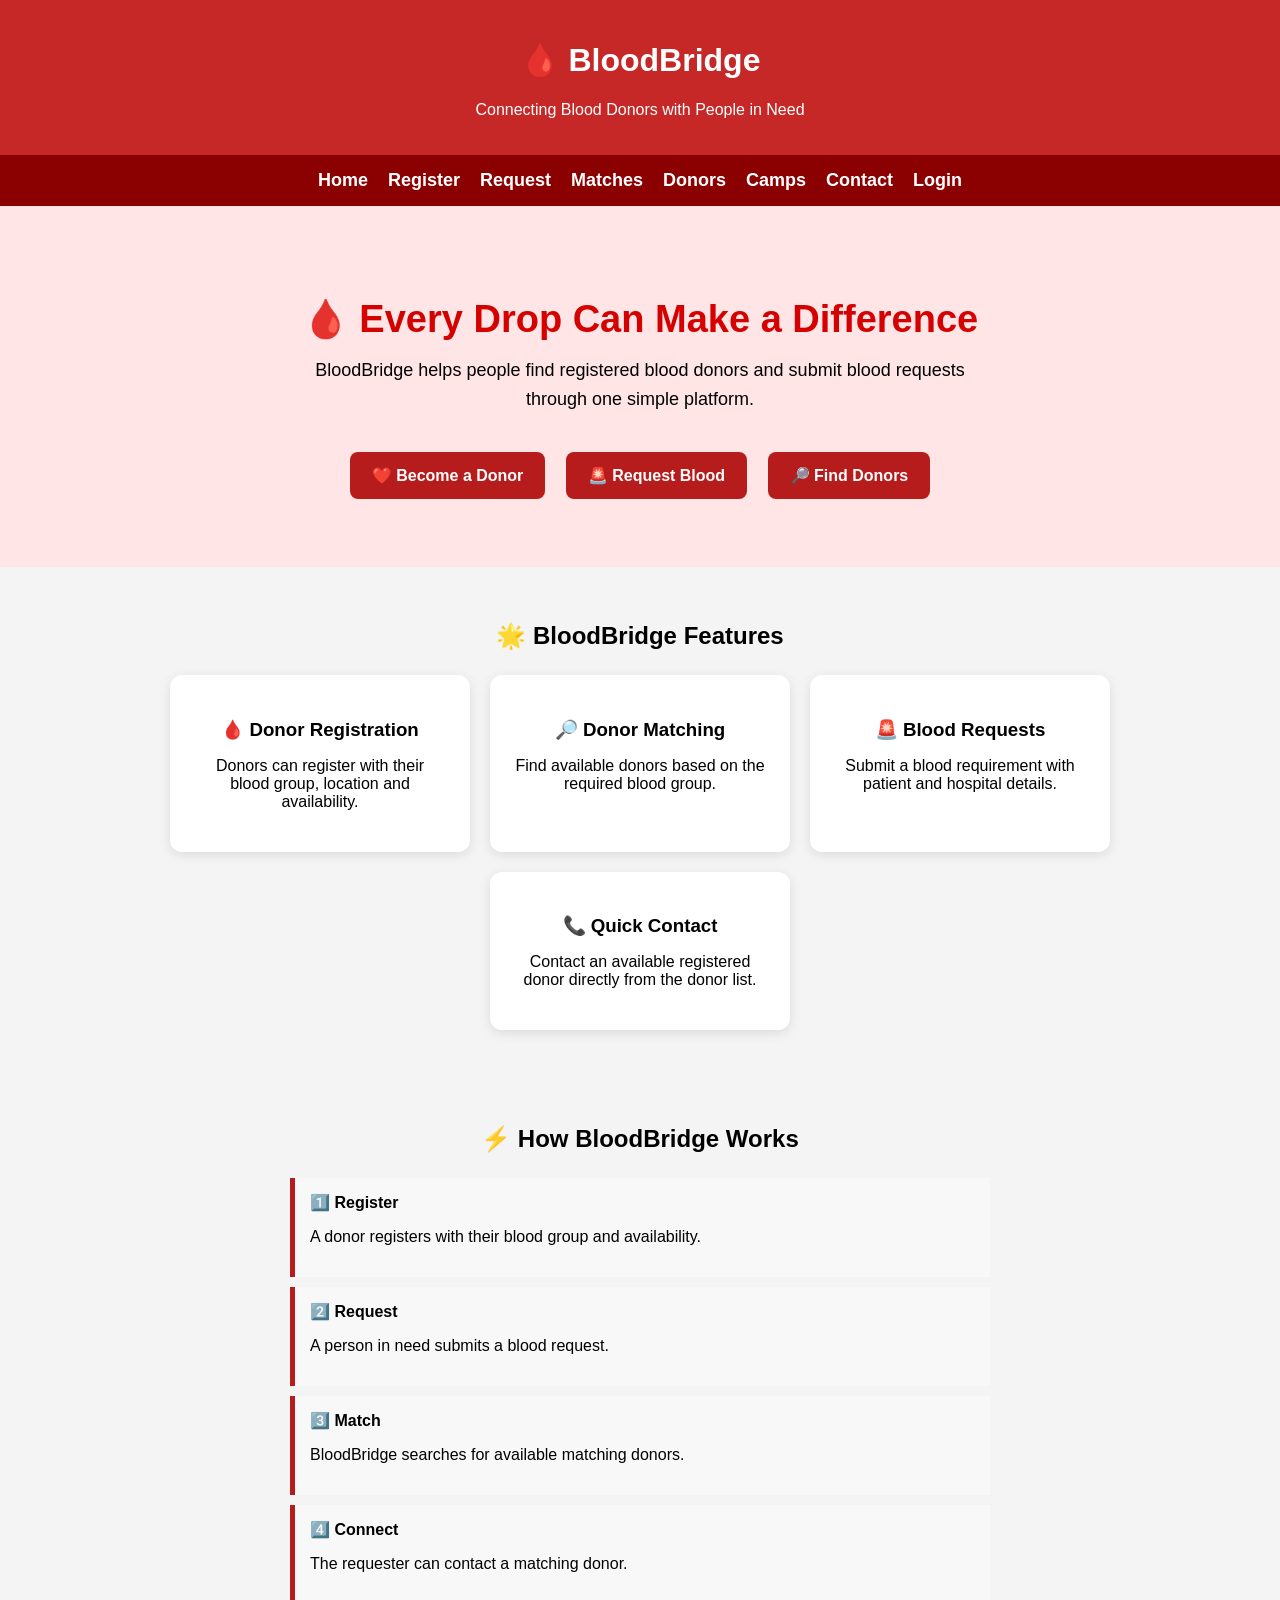
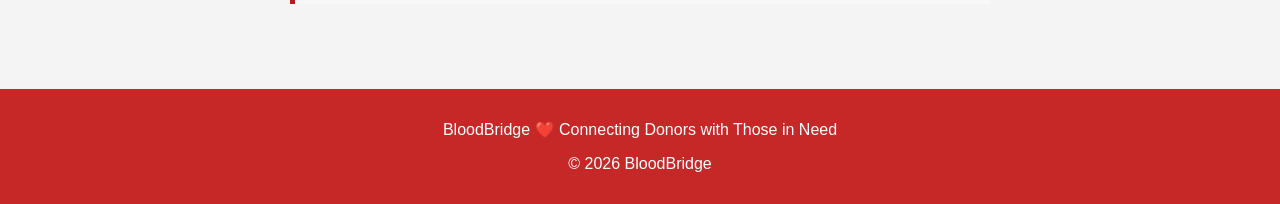
<file: index.html>
<!DOCTYPE html>
<html lang="en">

<head>

    <meta charset="UTF-8">

    <meta
        name="viewport"
        content="width=device-width, initial-scale=1.0"
    >

    <title>BloodBridge - Home</title>

    <link
        rel="stylesheet"
        href="style.css"
    >

    <link
        rel="manifest"
        href="manifest.json"
    >

    <meta
        name="theme-color"
        content="#b71c1c"
    >

    <style>

        .hero {
            text-align: center;
            padding: 60px 20px;
        }

        .hero h2 {
            font-size: 38px;
            margin-bottom: 15px;
        }

        .hero p {
            font-size: 18px;
            max-width: 650px;
            margin: auto;
            line-height: 1.6;
        }

        .hero-buttons {
            margin-top: 30px;
        }

        .hero-buttons a {
            display: inline-block;
            margin: 8px;
            padding: 14px 22px;
            background: #b71c1c;
            color: white;
            text-decoration: none;
            border-radius: 8px;
            font-weight: bold;
        }

        .hero-buttons a:hover {
            opacity: 0.85;
        }

        .features {
            padding: 35px 20px;
            text-align: center;
        }

        .feature-container {
            display: flex;
            flex-wrap: wrap;
            justify-content: center;
            gap: 20px;
            margin-top: 25px;
        }

        .feature-card {
            width: 250px;
            padding: 25px;
            background: white;
            border-radius: 12px;
            box-shadow: 0 3px 12px rgba(0,0,0,0.1);
        }

        .feature-card h3 {
            margin-bottom: 10px;
        }

        .how-it-works {
            text-align: center;
            padding: 40px 20px;
        }

        .steps {
            max-width: 700px;
            margin: 25px auto;
            text-align: left;
        }

        .step {
            padding: 15px;
            margin: 10px 0;
            border-left: 5px solid #b71c1c;
            background: #f8f8f8;
        }

    </style>

</head>


<body>


<header>

    <h1>🩸 BloodBridge</h1>

    <p>
        Connecting Blood Donors with People in Need
    </p>

</header>


<nav>

    <a href="index.html">Home</a>

    <a href="register.html">Register</a>

    <a href="request.html">Request</a>

    <a href="matches.html">Matches</a>

    <a href="donors.html">Donors</a>

    <a href="camp.html">Camps</a>

    <a href="contact.html">Contact</a>

    <a href="login.html">Login</a>

</nav>



<!-- HERO -->

<section class="hero">

    <h2>
        🩸 Every Drop Can Make a Difference
    </h2>

    <p>
        BloodBridge helps people find registered blood
        donors and submit blood requests through one
        simple platform.
    </p>


    <div class="hero-buttons">

        <a href="register.html">
            ❤️ Become a Donor
        </a>

        <a href="request.html">
            🚨 Request Blood
        </a>

        <a href="matches.html">
            🔎 Find Donors
        </a>

    </div>

</section>



<!-- FEATURES -->

<section class="features">

    <h2>
        🌟 BloodBridge Features
    </h2>


    <div class="feature-container">


        <div class="feature-card">

            <h3>
                🩸 Donor Registration
            </h3>

            <p>
                Donors can register with their blood
                group, location and availability.
            </p>

        </div>



        <div class="feature-card">

            <h3>
                🔎 Donor Matching
            </h3>

            <p>
                Find available donors based on
                the required blood group.
            </p>

        </div>



        <div class="feature-card">

            <h3>
                🚨 Blood Requests
            </h3>

            <p>
                Submit a blood requirement with
                patient and hospital details.
            </p>

        </div>



        <div class="feature-card">

            <h3>
                📞 Quick Contact
            </h3>

            <p>
                Contact an available registered donor
                directly from the donor list.
            </p>

        </div>


    </div>

</section>



<!-- HOW IT WORKS -->

<section class="how-it-works">

    <h2>
        ⚡ How BloodBridge Works
    </h2>


    <div class="steps">


        <div class="step">

            <strong>
                1️⃣ Register
            </strong>

            <p>
                A donor registers with their blood
                group and availability.
            </p>

        </div>



        <div class="step">

            <strong>
                2️⃣ Request
            </strong>

            <p>
                A person in need submits a blood
                request.
            </p>

        </div>



        <div class="step">

            <strong>
                3️⃣ Match
            </strong>

            <p>
                BloodBridge searches for available
                matching donors.
            </p>

        </div>



        <div class="step">

            <strong>
                4️⃣ Connect
            </strong>

            <p>
                The requester can contact a matching
                donor.
            </p>

        </div>


    </div>

</section>



<footer>

    <p>
        BloodBridge ❤️ Connecting Donors with Those in Need
    </p>

    <p>
        © 2026 BloodBridge
    </p>

</footer>



<script>

if ("serviceWorker" in navigator) {

    navigator.serviceWorker.register(
        "service-worker.js"
    );

}

</script>


</body>

</html>
</file>
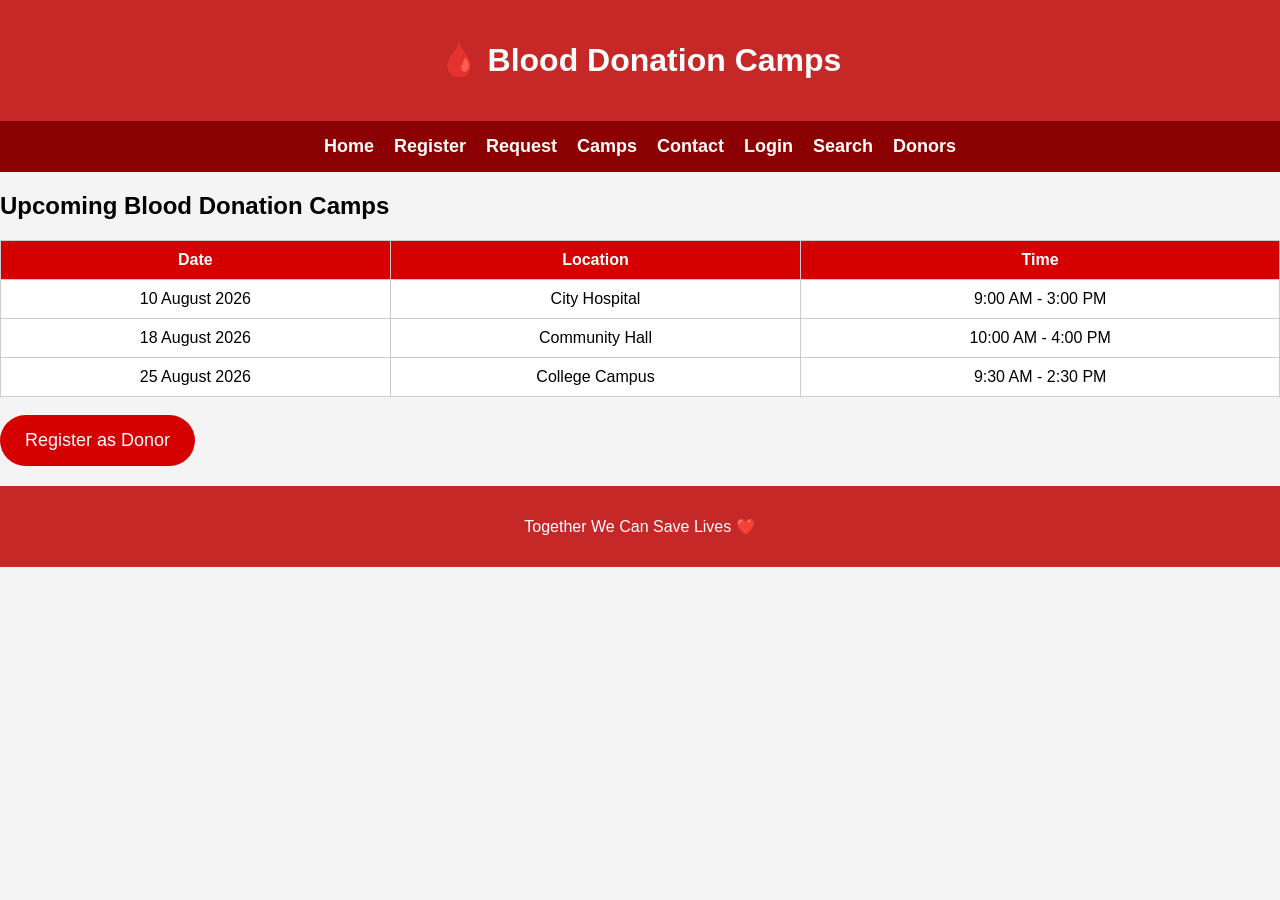
<file: camp.html>
<!DOCTYPE html>
<html>
<head>
<title>Blood Donation Camps</title>
<link rel="stylesheet" href="style.css">
</head>

<body>

<header>
<h1>🩸 Blood Donation Camps</h1>
</header>

<nav>
<a href="index.html">Home</a>
<a href="register.html">Register</a>
<a href="request.html">Request</a>
<a href="camp.html">Camps</a>
<a href="contact.html">Contact</a>
<a href="login.html">Login</a>
<a href="search.html">Search</a>
<a href="donors.html">Donors</a>
</nav>

<section>

<h2>Upcoming Blood Donation Camps</h2>

<table border="1" width="100%" cellpadding="10">
<tr>
<th>Date</th>
<th>Location</th>
<th>Time</th>
</tr>

<tr>
<td>10 August 2026</td>
<td>City Hospital</td>
<td>9:00 AM - 3:00 PM</td>
</tr>

<tr>
<td>18 August 2026</td>
<td>Community Hall</td>
<td>10:00 AM - 4:00 PM</td>
</tr>

<tr>
<td>25 August 2026</td>
<td>College Campus</td>
<td>9:30 AM - 2:30 PM</td>
</tr>

</table>

<br>

<a href="register.html">
<button>Register as Donor</button>
</a>

</section>

<footer>
<p>Together We Can Save Lives ❤️</p>
</footer>

</body>
</html>
</file>
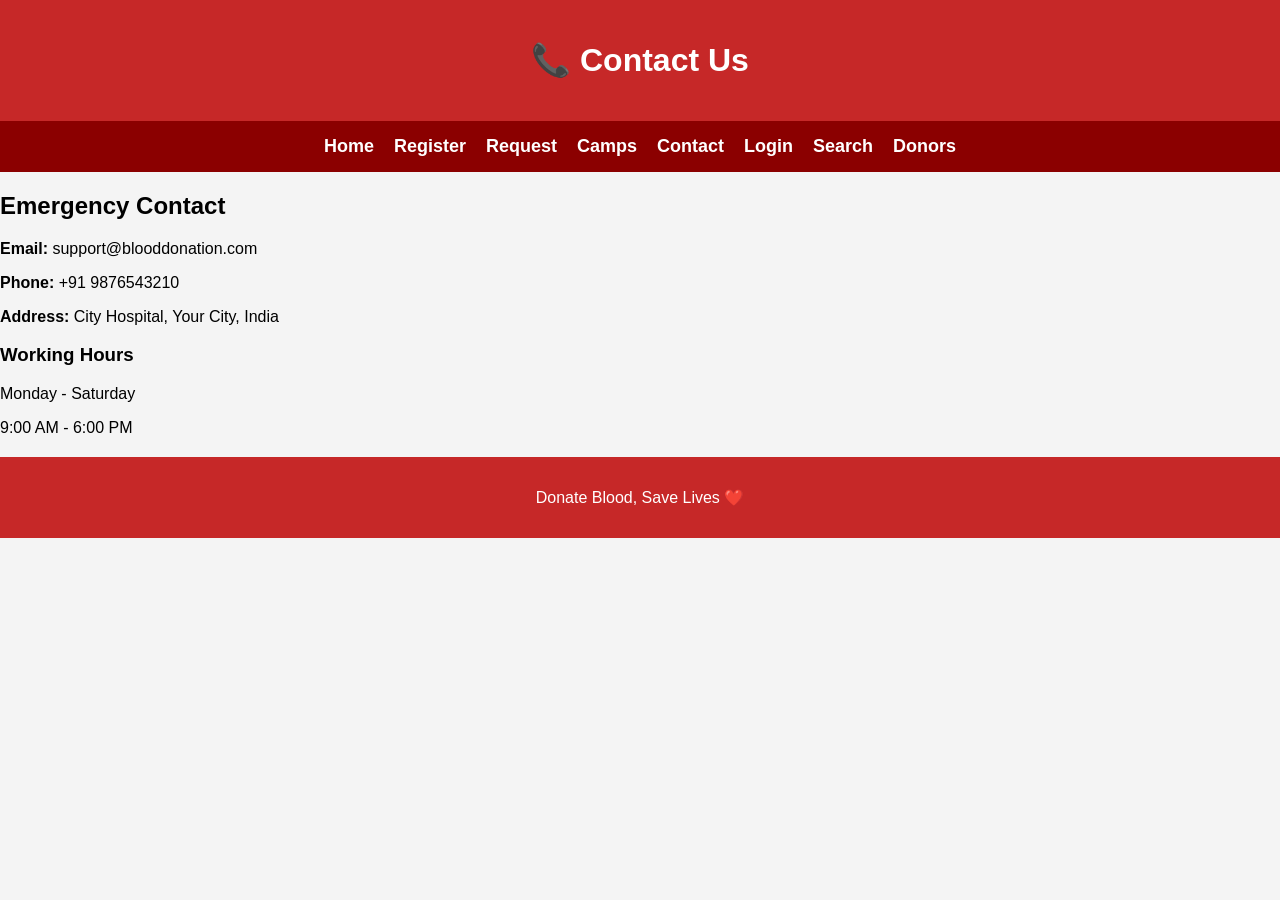
<file: contact.html>
<!DOCTYPE html>
<html>
<head>
<title>Contact Us</title>
<link rel="stylesheet" href="style.css">
</head>

<body>

<header>
<h1>📞 Contact Us</h1>
</header>

<nav>
<a href="index.html">Home</a>
<a href="register.html">Register</a>
<a href="request.html">Request</a>
<a href="camp.html">Camps</a>
<a href="contact.html">Contact</a>
<a href="login.html">Login</a>
<a href="search.html">Search</a>
<a href="donors.html">Donors</a>
</nav>

<section>

<h2>Emergency Contact</h2>

<p><strong>Email:</strong> support@blooddonation.com</p>

<p><strong>Phone:</strong> +91 9876543210</p>

<p><strong>Address:</strong> City Hospital, Your City, India</p>

<h3>Working Hours</h3>

<p>Monday - Saturday</p>

<p>9:00 AM - 6:00 PM</p>

</section>

<footer>
<p>Donate Blood, Save Lives ❤️</p>
</footer>

</body>
</html>
</file>
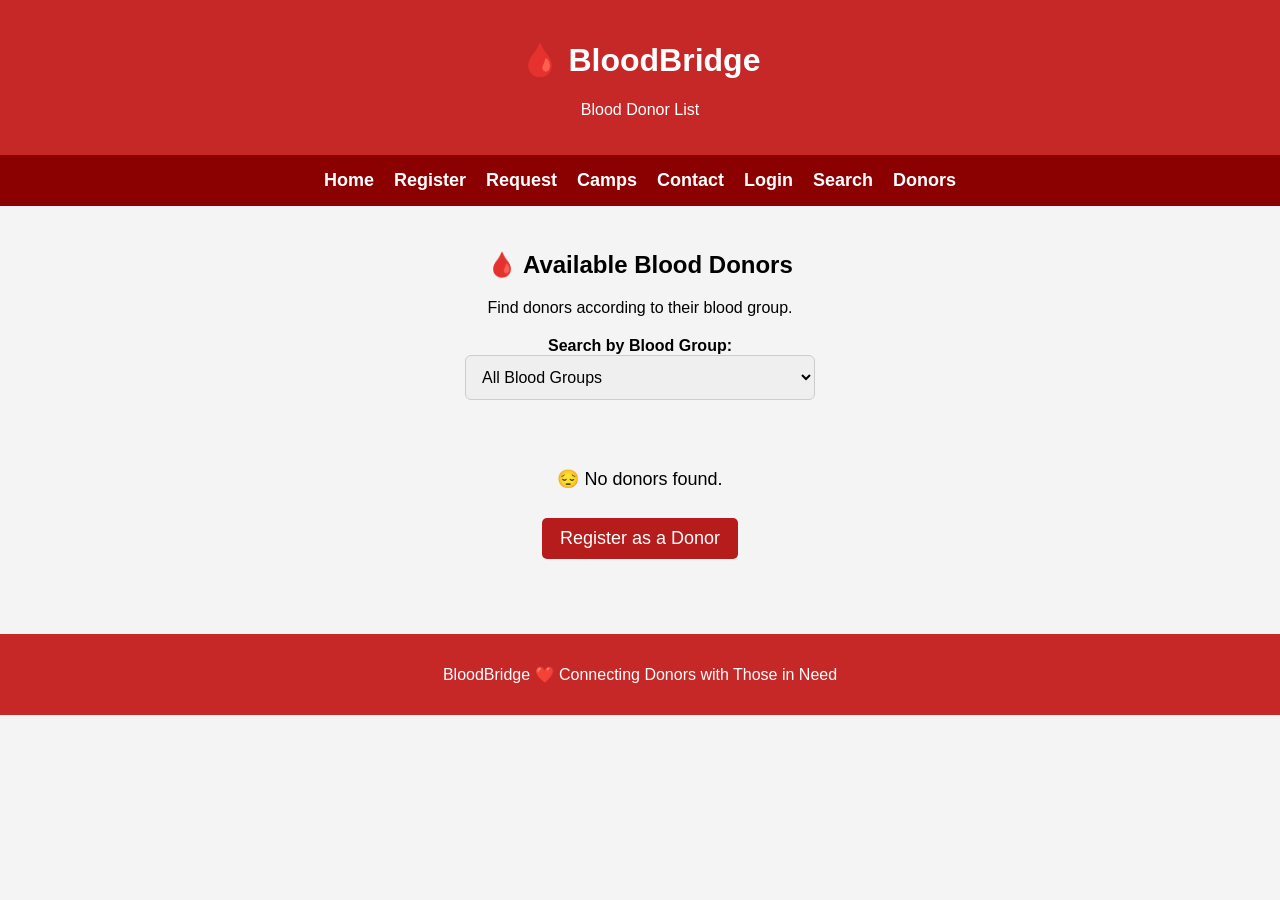
<file: donors.html>
<!DOCTYPE html>
<html lang="en">

<head>
    <meta charset="UTF-8">
    <meta name="viewport" content="width=device-width, initial-scale=1.0">

    <title>BloodBridge - Donor List</title>

    <link rel="stylesheet" href="style.css">

    <link rel="manifest" href="manifest.json">
    <meta name="theme-color" content="#b71c1c">

    <style>
        .donor-section {
            padding: 25px 15px;
            text-align: center;
        }

        .filter-box {
            margin: 20px auto;
            max-width: 350px;
        }

        .filter-box select {
            width: 100%;
            padding: 12px;
            border-radius: 6px;
            border: 1px solid #ccc;
            font-size: 16px;
        }

        .table-container {
            width: 100%;
            overflow-x: auto;
            margin-top: 25px;
        }

        .donor-table {
            width: 100%;
            border-collapse: collapse;
            min-width: 750px;
            background: white;
        }

        .donor-table th,
        .donor-table td {
            padding: 14px;
            border: 1px solid #ddd;
            text-align: center;
        }

        .donor-table th {
            background: #b71c1c;
            color: white;
        }

        .donor-table tr:nth-child(even) {
            background: #f8f8f8;
        }

        .blood-group {
            font-weight: bold;
            font-size: 18px;
        }

        .available {
            color: green;
            font-weight: bold;
        }

        .not-available {
            color: red;
            font-weight: bold;
        }

        .contact-btn {
            background: #b71c1c;
            color: white;
            border: none;
            padding: 9px 15px;
            border-radius: 5px;
            cursor: pointer;
        }

        .contact-btn:hover {
            opacity: 0.85;
        }

        .no-donors {
            padding: 30px;
            font-size: 18px;
        }

        .register-link {
            display: inline-block;
            margin-top: 10px;
            padding: 10px 18px;
            background: #b71c1c;
            color: white;
            text-decoration: none;
            border-radius: 5px;
        }
    </style>
</head>

<body>

<header>
    <h1>🩸 BloodBridge</h1>
    <p>Blood Donor List</p>
</header>

<nav>
    <a href="index.html">Home</a>
    <a href="register.html">Register</a>
    <a href="request.html">Request</a>
    <a href="camp.html">Camps</a>
    <a href="contact.html">Contact</a>
    <a href="login.html">Login</a>
    <a href="search.html">Search</a>
    <a href="donors.html">Donors</a>
</nav>


<section class="donor-section">

    <h2>🩸 Available Blood Donors</h2>

    <p>
        Find donors according to their blood group.
    </p>


    <!-- Blood Group Filter -->

    <div class="filter-box">

        <label for="bloodFilter">
            <strong>Search by Blood Group:</strong>
        </label>

        <select id="bloodFilter">

            <option value="all">
                All Blood Groups
            </option>

            <option value="A+">A+</option>
            <option value="A-">A-</option>

            <option value="B+">B+</option>
            <option value="B-">B-</option>

            <option value="AB+">AB+</option>
            <option value="AB-">AB-</option>

            <option value="O+">O+</option>
            <option value="O-">O-</option>

        </select>

    </div>


    <!-- Donor Table -->

    <div class="table-container">

        <table class="donor-table">

            <thead>

                <tr>
                    <th>No.</th>
                    <th>Donor Name</th>
                    <th>Blood Group</th>
                    <th>Location</th>
                    <th>Phone</th>
                    <th>Availability</th>
                    <th>Contact</th>
                </tr>

            </thead>

            <tbody id="donorTableBody">
            </tbody>

        </table>

    </div>


    <!-- No Donors -->

    <div id="noDonors" class="no-donors" style="display:none;">

        <p>😔 No donors found.</p>

        <a href="register.html" class="register-link">
            Register as a Donor
        </a>

    </div>

</section>


<footer>

    <p>
        BloodBridge ❤️ Connecting Donors with Those in Need
    </p>

</footer>


<script>

const tableBody =
    document.getElementById("donorTableBody");

const noDonors =
    document.getElementById("noDonors");

const bloodFilter =
    document.getElementById("bloodFilter");

const tableContainer =
    document.querySelector(".table-container");


// Get donors

function getDonors() {

    return JSON.parse(
        localStorage.getItem("bloodBridgeDonors")
    ) || [];

}


// Display donors

function displayDonors(filter = "all") {

    tableBody.innerHTML = "";

    const donors = getDonors();

    let filteredDonors = donors;


    // Filter by blood group

    if (filter !== "all") {

        filteredDonors = donors.filter(
            donor => donor.bloodGroup === filter
        );

    }


    // No donors

    if (filteredDonors.length === 0) {

        tableContainer.style.display = "none";

        noDonors.style.display = "block";

        return;

    }


    tableContainer.style.display = "block";

    noDonors.style.display = "none";


    // Create donor rows

    filteredDonors.forEach((donor, index) => {

        const row =
            document.createElement("tr");


        // Availability style

        let availabilityHTML;


        if (donor.availability === "Available") {

            availabilityHTML = `
                <span class="available">
                    🟢 Available
                </span>
            `;

        } else {

            availabilityHTML = `
                <span class="not-available">
                    🔴 Not Available
                </span>
            `;

        }


        row.innerHTML = `

            <td>
                ${index + 1}
            </td>

            <td>
                <strong>
                    ${donor.name}
                </strong>
            </td>

            <td class="blood-group">
                🩸 ${donor.bloodGroup}
            </td>

            <td>
                ${donor.location || "Not provided"}
            </td>

            <td>
                ${donor.phone}
            </td>

            <td>
                ${availabilityHTML}
            </td>

            <td>

                ${
                    donor.availability === "Available"

                    ? `
                        <button
                            class="contact-btn"
                            onclick="contactDonor('${donor.phone}')"
                        >
                            📞 Contact
                        </button>
                    `

                    : `
                        <span>
                            —
                        </span>
                    `
                }

            </td>

        `;


        tableBody.appendChild(row);

    });

}


// Contact donor

function contactDonor(phone) {

    window.location.href =
        "tel:" + phone;

}


// Filter

bloodFilter.addEventListener(
    "change",
    function() {

        displayDonors(this.value);

    }
);


// Load donors

displayDonors();


// Service worker

if ("serviceWorker" in navigator) {

    navigator.serviceWorker.register(
        "service-worker.js"
    );

}

</script>

</body>
</html>
</file>
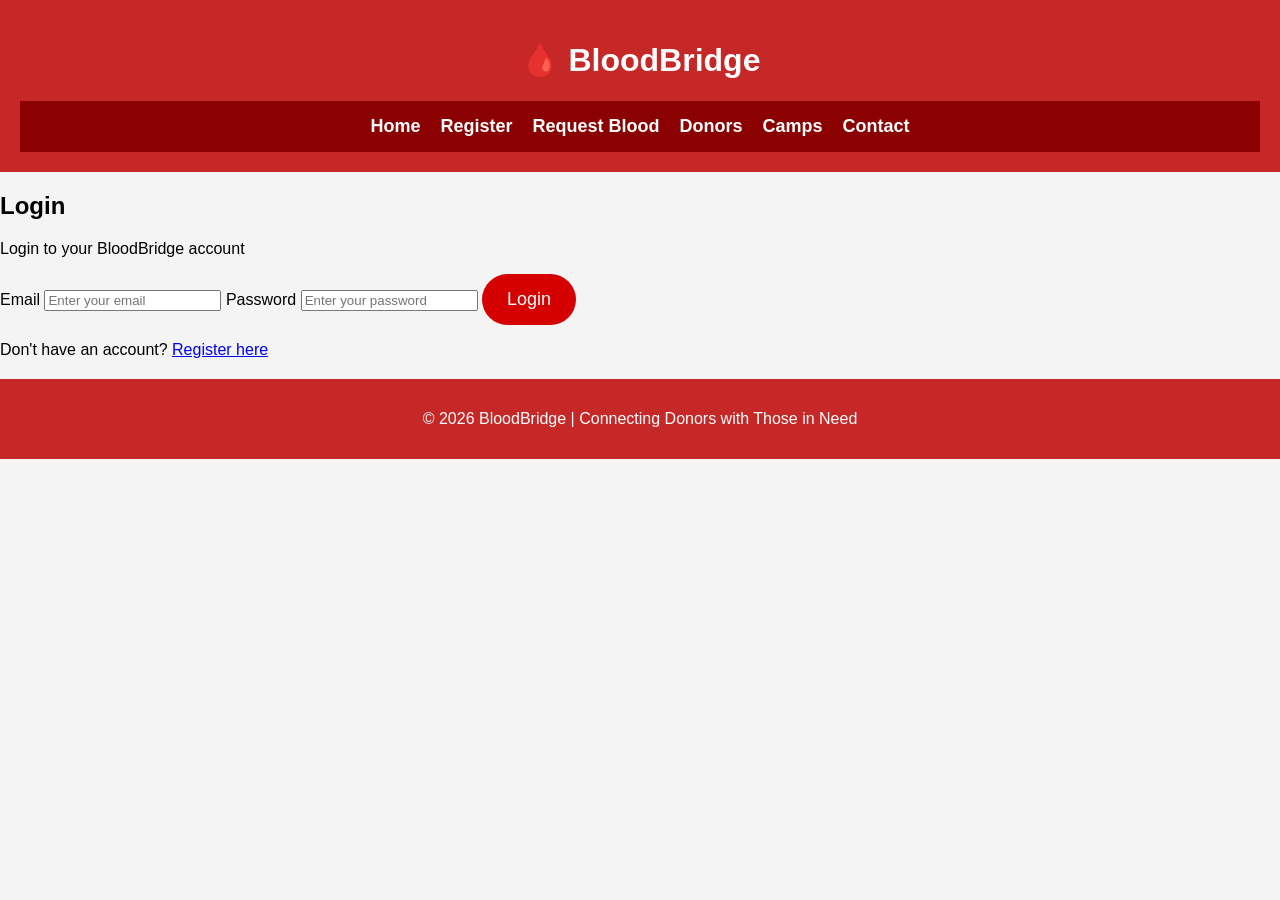
<file: login.html>
<!DOCTYPE html>
<html lang="en">
<head>
    <meta charset="UTF-8">
    <meta name="viewport" content="width=device-width, initial-scale=1.0">

    <title>BloodBridge - Login</title>

    <link rel="stylesheet" href="style.css">
    <link rel="manifest" href="manifest.json">
    <meta name="theme-color" content="#b71c1c">
</head>

<body>

    <header>
        <h1>🩸 BloodBridge</h1>

        <nav>
            <a href="index.html">Home</a>
            <a href="register.html">Register</a>
            <a href="request.html">Request Blood</a>
            <a href="donors.html">Donors</a>
            <a href="camp.html">Camps</a>
            <a href="contact.html">Contact</a>
        </nav>
    </header>

    <main>
        <section class="form-container">

            <h2>Login</h2>
            <p>Login to your BloodBridge account</p>

            <form id="loginForm">

                <label for="loginEmail">Email</label>
                <input
                    type="email"
                    id="loginEmail"
                    placeholder="Enter your email"
                    required
                >

                <label for="loginPassword">Password</label>
                <input
                    type="password"
                    id="loginPassword"
                    placeholder="Enter your password"
                    required
                >

                <button type="submit">Login</button>

            </form>

            <p>
                Don't have an account?
                <a href="register.html">Register here</a>
            </p>

        </section>
    </main>

    <footer>
        <p>© 2026 BloodBridge | Connecting Donors with Those in Need</p>
    </footer>

    <script>
        document.getElementById("loginForm").addEventListener("submit", function(event) {
            event.preventDefault();

            const email = document.getElementById("loginEmail").value.trim();
            const password = document.getElementById("loginPassword").value;

            const savedUserText = localStorage.getItem("bloodBridgeUser");

            if (!savedUserText) {
                alert("Please register first.");
                return;
            }

            const savedUser = JSON.parse(savedUserText);

            if (
                email === savedUser.email &&
                password === savedUser.password
            ) {
                localStorage.setItem("bloodBridgeLoggedIn", "true");

                alert("Login successful! Welcome to BloodBridge.");

                window.location.href = "index.html";
            } else {
                alert("Incorrect email or password.");
            }
        });

        // Register service worker
        if ("serviceWorker" in navigator) {
            navigator.serviceWorker.register("service-worker.js");
        }
    </script>

</body>
</html>
</file>
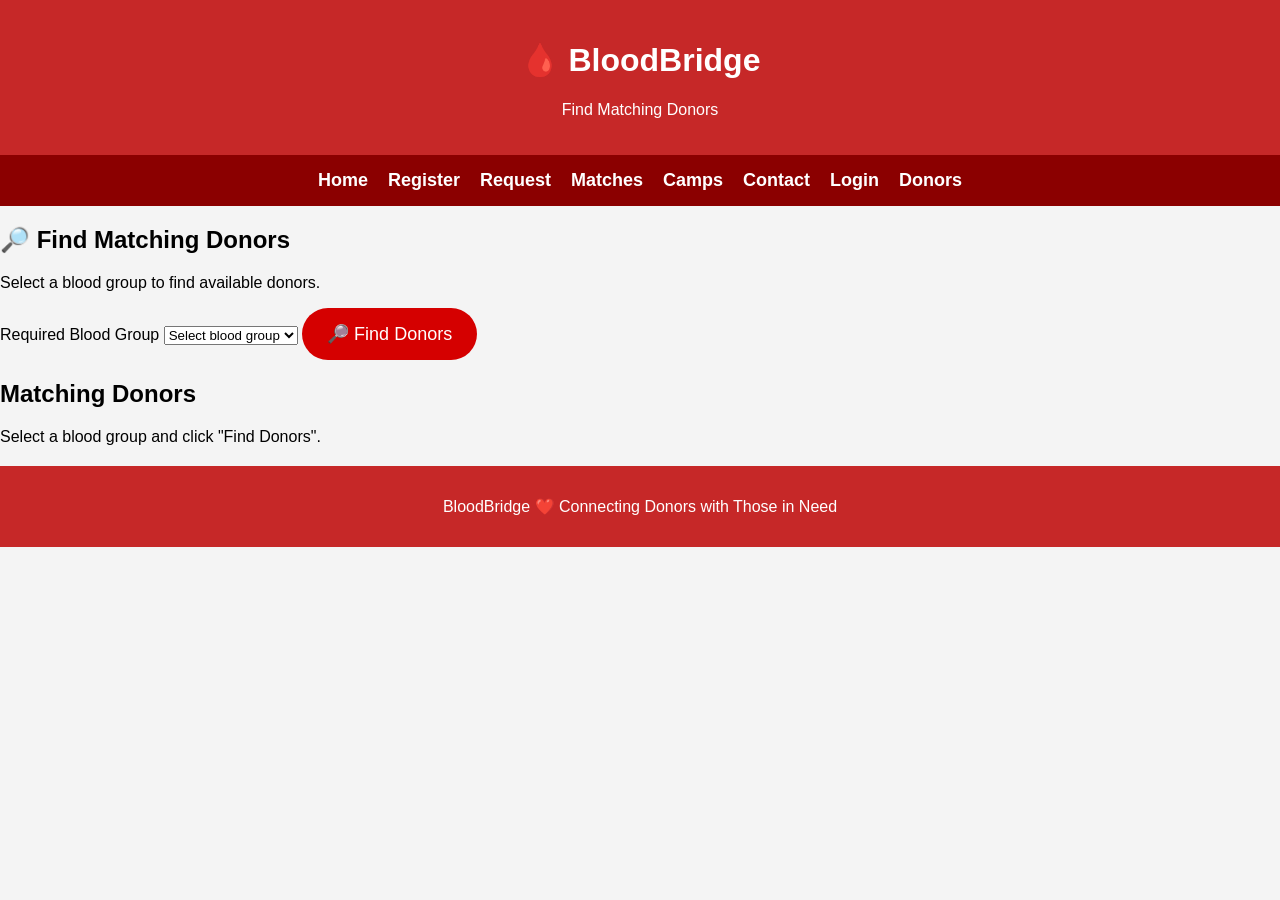
<file: matches.html>
<!DOCTYPE html>
<html lang="en">

<head>
    <meta charset="UTF-8">
    <meta name="viewport" content="width=device-width, initial-scale=1.0">

    <title>BloodBridge - Donor Matching</title>

    <link rel="stylesheet" href="style.css">

    <link rel="manifest" href="manifest.json">
    <meta name="theme-color" content="#b71c1c">
</head>

<body>

<header>
    <h1>🩸 BloodBridge</h1>
    <p>Find Matching Donors</p>
</header>

<nav>
    <a href="index.html">Home</a>
    <a href="register.html">Register</a>
    <a href="request.html">Request</a>
    <a href="matches.html">Matches</a>
    <a href="camp.html">Camps</a>
    <a href="contact.html">Contact</a>
    <a href="login.html">Login</a>
    <a href="donors.html">Donors</a>
</nav>

<section>

    <h2>🔎 Find Matching Donors</h2>

    <p>
        Select a blood group to find available donors.
    </p>

    <label for="bloodGroup">
        Required Blood Group
    </label>

    <select id="bloodGroup">

        <option value="">
            Select blood group
        </option>

        <option value="A+">A+</option>
        <option value="A-">A-</option>

        <option value="B+">B+</option>
        <option value="B-">B-</option>

        <option value="AB+">AB+</option>
        <option value="AB-">AB-</option>

        <option value="O+">O+</option>
        <option value="O-">O-</option>

    </select>

    <button onclick="findDonors()">
        🔎 Find Donors
    </button>

</section>


<section id="results">

    <h2>Matching Donors</h2>

    <div id="donorResults">
        <p>
            Select a blood group and click "Find Donors".
        </p>
    </div>

</section>


<footer>

    <p>
        BloodBridge ❤️ Connecting Donors with Those in Need
    </p>

</footer>


<script>

function findDonors() {

    const bloodGroup =
        document.getElementById("bloodGroup").value;

    const result =
        document.getElementById("donorResults");


    // Check selection

    if (bloodGroup === "") {

        result.innerHTML =
            "<p>⚠️ Please select a blood group.</p>";

        return;
    }


    // Get donors

    const donors =
        JSON.parse(
            localStorage.getItem(
                "bloodBridgeDonors"
            )
        ) || [];


    // Find matching available donors

    const matchingDonors =
        donors.filter(function(donor) {

            return (
                donor.bloodGroup === bloodGroup &&
                donor.availability === "Available"
            );

        });


    // No matching donors

    if (matchingDonors.length === 0) {

        result.innerHTML = `

            <div>

                <h3>😔 No matching donors found</h3>

                <p>
                    No available ${bloodGroup} donors
                    are currently registered.
                </p>

            </div>

        `;

        return;
    }


    // Display matching donors

    result.innerHTML = `

        <h3>
            🩸 ${matchingDonors.length}
            matching donor(s) found
        </h3>

    `;


    matchingDonors.forEach(function(donor, index) {

        const card =
            document.createElement("div");


        card.style.border =
            "1px solid #ddd";

        card.style.padding =
            "15px";

        card.style.margin =
            "15px 0";

        card.style.borderRadius =
            "10px";


        card.innerHTML = `

            <h3>
                ${index + 1}. ${donor.name}
            </h3>

            <p>
                🩸 <strong>
                Blood Group:
                </strong>
                ${donor.bloodGroup}
            </p>

            <p>
                📍 <strong>
                Location:
                </strong>
                ${donor.location || "Not provided"}
            </p>

            <p>
                🟢 <strong>
                Availability:
                </strong>
                Available
            </p>

            <button
                onclick="contactDonor('${donor.phone}')"
            >
                📞 Contact Donor
            </button>

        `;


        result.appendChild(card);

    });

}


// Contact donor

function contactDonor(phone) {

    window.location.href =
        "tel:" + phone;

}


// Service worker

if ("serviceWorker" in navigator) {

    navigator.serviceWorker.register(
        "service-worker.js"
    );

}

</script>

</body>
</html>
</file>
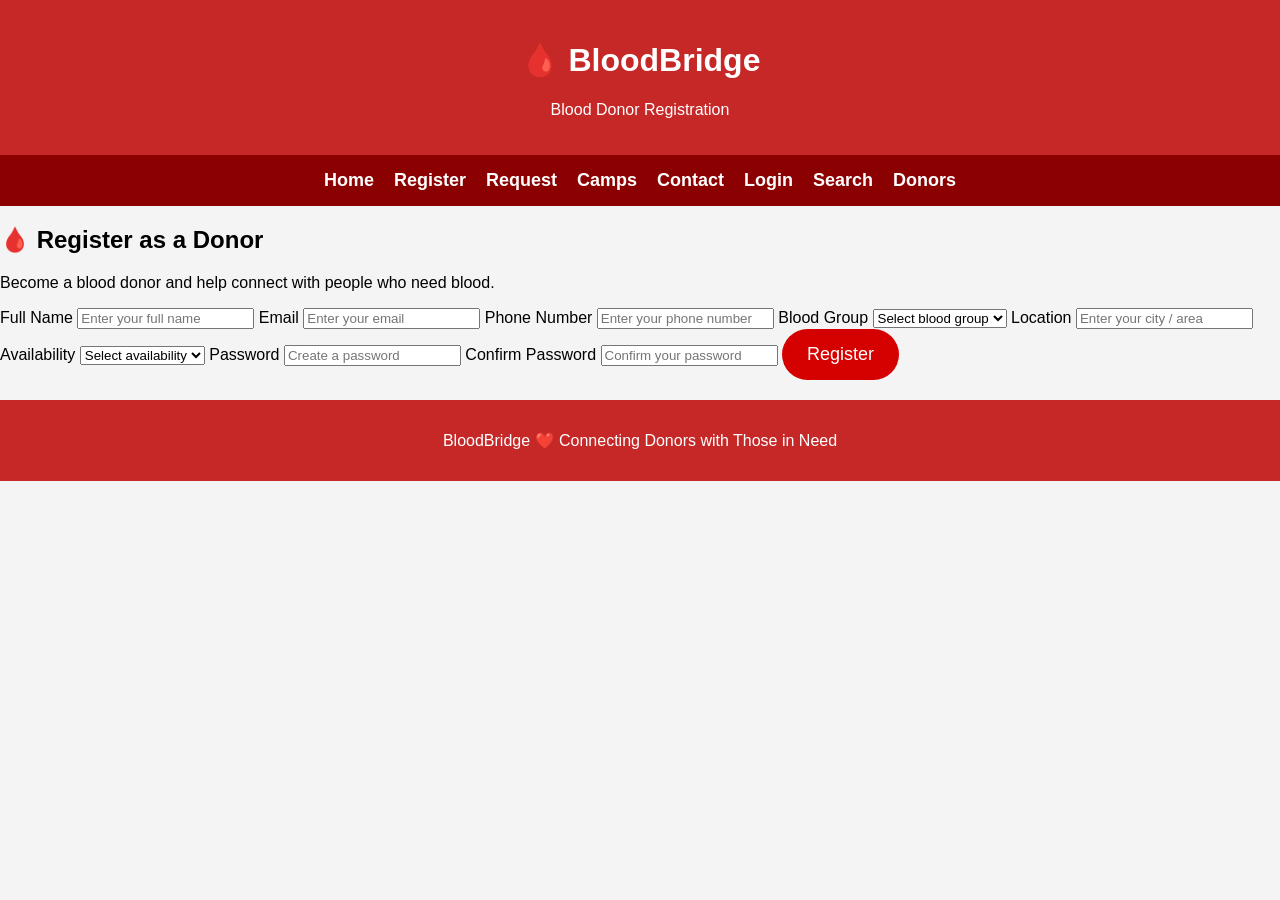
<file: register.html>
<!DOCTYPE html>
<html lang="en">

<head>
    <meta charset="UTF-8">
    <meta name="viewport" content="width=device-width, initial-scale=1.0">

    <title>BloodBridge - Donor Registration</title>

    <link rel="stylesheet" href="style.css">

    <link rel="manifest" href="manifest.json">
    <meta name="theme-color" content="#b71c1c">
</head>

<body>

<header>
    <h1>🩸 BloodBridge</h1>
    <p>Blood Donor Registration</p>
</header>

<nav>
    <a href="index.html">Home</a>
    <a href="register.html">Register</a>
    <a href="request.html">Request</a>
    <a href="camp.html">Camps</a>
    <a href="contact.html">Contact</a>
    <a href="login.html">Login</a>
    <a href="search.html">Search</a>
    <a href="donors.html">Donors</a>
</nav>


<section>

    <h2>🩸 Register as a Donor</h2>

    <p>
        Become a blood donor and help connect with people who need blood.
    </p>


    <form id="registerForm">

        <!-- Full Name -->
        <label for="name">Full Name</label>

        <input
            type="text"
            id="name"
            placeholder="Enter your full name"
            required
        >


        <!-- Email -->
        <label for="email">Email</label>

        <input
            type="email"
            id="email"
            placeholder="Enter your email"
            required
        >


        <!-- Phone -->
        <label for="phone">Phone Number</label>

        <input
            type="tel"
            id="phone"
            placeholder="Enter your phone number"
            required
        >


        <!-- Blood Group -->
        <label for="bloodGroup">Blood Group</label>

        <select id="bloodGroup" required>

            <option value="">
                Select blood group
            </option>

            <option value="A+">A+</option>
            <option value="A-">A-</option>

            <option value="B+">B+</option>
            <option value="B-">B-</option>

            <option value="AB+">AB+</option>
            <option value="AB-">AB-</option>

            <option value="O+">O+</option>
            <option value="O-">O-</option>

        </select>


        <!-- Location -->
        <label for="location">Location</label>

        <input
            type="text"
            id="location"
            placeholder="Enter your city / area"
            required
        >


        <!-- Availability -->
        <label for="availability">Availability</label>

        <select id="availability" required>

            <option value="">
                Select availability
            </option>

            <option value="Available">
                Available
            </option>

            <option value="Not Available">
                Not Available
            </option>

        </select>


        <!-- Password -->
        <label for="password">Password</label>

        <input
            type="password"
            id="password"
            placeholder="Create a password"
            required
        >


        <!-- Confirm Password -->
        <label for="confirmPassword">
            Confirm Password
        </label>

        <input
            type="password"
            id="confirmPassword"
            placeholder="Confirm your password"
            required
        >


        <!-- Register Button -->
        <button type="submit">
            Register
        </button>

    </form>


    <h3 id="message"></h3>

</section>


<footer>

    <p>
        BloodBridge ❤️ Connecting Donors with Those in Need
    </p>

</footer>



<script>

document
    .getElementById("registerForm")
    .addEventListener("submit", function(event) {

        event.preventDefault();


        // Get form values

        const name =
            document.getElementById("name").value.trim();

        const email =
            document.getElementById("email").value.trim();

        const phone =
            document.getElementById("phone").value.trim();

        const bloodGroup =
            document.getElementById("bloodGroup").value;

        const location =
            document.getElementById("location").value.trim();

        const availability =
            document.getElementById("availability").value;

        const password =
            document.getElementById("password").value;

        const confirmPassword =
            document.getElementById("confirmPassword").value;



        // Check password

        if (password !== confirmPassword) {

            alert("Passwords do not match!");

            return;
        }



        // Create user

        const user = {

            name: name,

            email: email,

            phone: phone,

            bloodGroup: bloodGroup,

            location: location,

            availability: availability,

            password: password

        };



        // Save user information

        localStorage.setItem(
            "bloodBridgeUser",
            JSON.stringify(user)
        );



        // Save login status

        localStorage.setItem(
            "bloodBridgeLoggedIn",
            "false"
        );



        // Get existing donors

        let donors =
            JSON.parse(
                localStorage.getItem("bloodBridgeDonors")
            ) || [];



        // Check whether email already exists

        const existingDonor =
            donors.find(
                donor => donor.email === email
            );



        if (existingDonor) {

            alert(
                "This email is already registered as a donor."
            );

            return;
        }



        // Add new donor

        donors.push({

            name: name,

            email: email,

            phone: phone,

            bloodGroup: bloodGroup,

            location: location,

            availability: availability

        });



        // Save donor list

        localStorage.setItem(
            "bloodBridgeDonors",
            JSON.stringify(donors)
        );



        // Success message

        alert(
            "Registration successful! Please login."
        );



        // Go to login page

        window.location.href =
            "login.html";

    });



    
// Register service worker

if ("serviceWorker" in navigator) {

    navigator.serviceWorker.register(
        "service-worker.js"
    );

}

</script>


</body>
</html>
</file>
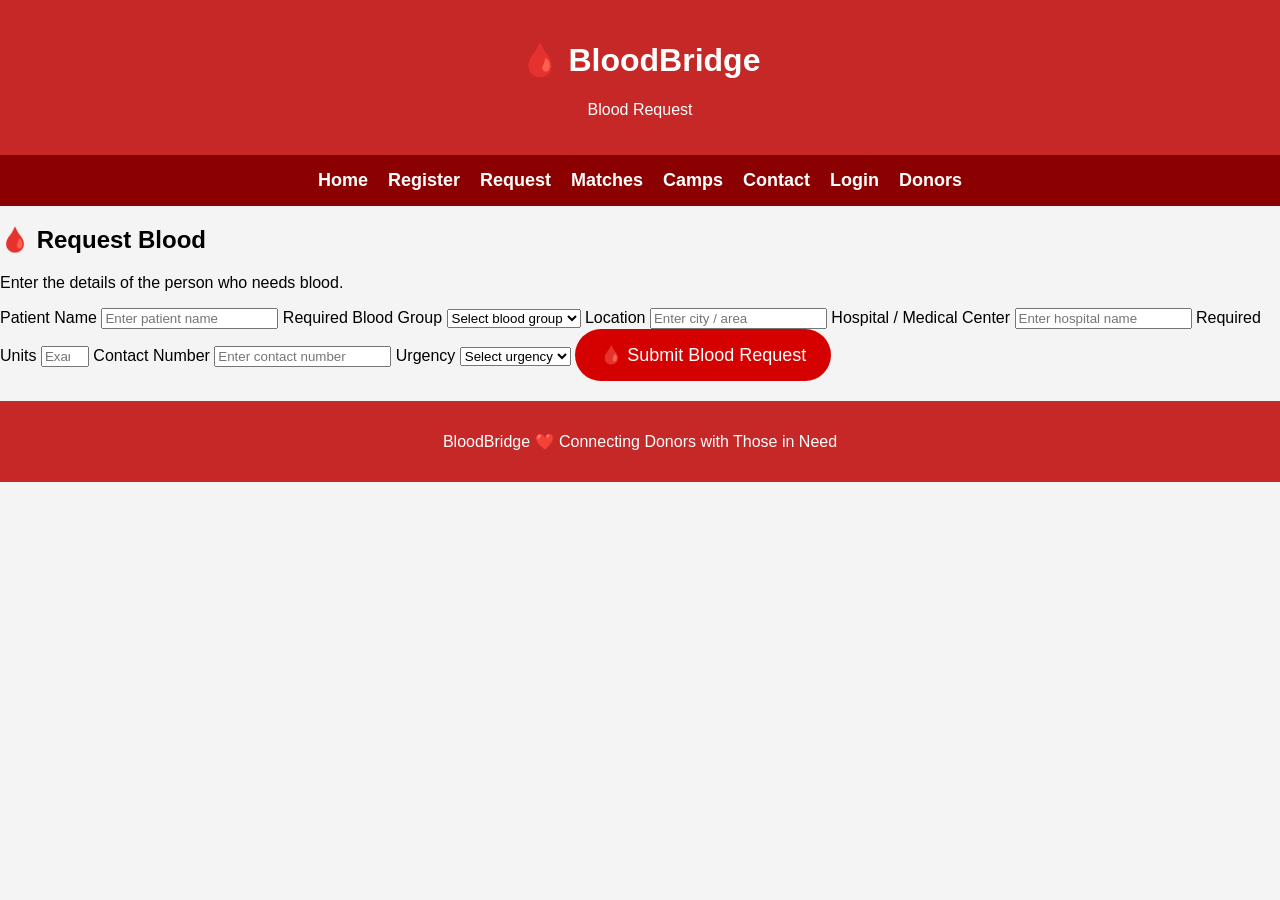
<file: request.html>
<!DOCTYPE html>
<html lang="en">

<head>
    <meta charset="UTF-8">
    <meta name="viewport" content="width=device-width, initial-scale=1.0">

    <title>BloodBridge - Blood Request</title>

    <link rel="stylesheet" href="style.css">

    <link rel="manifest" href="manifest.json">
    <meta name="theme-color" content="#b71c1c">
</head>

<body>

<header>
    <h1>🩸 BloodBridge</h1>
    <p>Blood Request</p>
</header>

<nav>
    <a href="index.html">Home</a>
    <a href="register.html">Register</a>
    <a href="request.html">Request</a>
    <a href="matches.html">Matches</a>
    <a href="camp.html">Camps</a>
    <a href="contact.html">Contact</a>
    <a href="login.html">Login</a>
    <a href="donors.html">Donors</a>
</nav>

<section>

    <h2>🩸 Request Blood</h2>

    <p>
        Enter the details of the person who needs blood.
    </p>

    <form id="requestForm">

        <label for="patientName">
            Patient Name
        </label>

        <input
            type="text"
            id="patientName"
            placeholder="Enter patient name"
            required
        >

        <label for="bloodGroup">
            Required Blood Group
        </label>

        <select id="bloodGroup" required>

            <option value="">
                Select blood group
            </option>

            <option value="A+">A+</option>
            <option value="A-">A-</option>
            <option value="B+">B+</option>
            <option value="B-">B-</option>
            <option value="AB+">AB+</option>
            <option value="AB-">AB-</option>
            <option value="O+">O+</option>
            <option value="O-">O-</option>

        </select>

        <label for="location">
            Location
        </label>

        <input
            type="text"
            id="location"
            placeholder="Enter city / area"
            required
        >

        <label for="hospital">
            Hospital / Medical Center
        </label>

        <input
            type="text"
            id="hospital"
            placeholder="Enter hospital name"
            required
        >

        <label for="units">
            Required Units
        </label>

        <input
            type="number"
            id="units"
            min="1"
            max="20"
            placeholder="Example: 2"
            required
        >

        <label for="contact">
            Contact Number
        </label>

        <input
            type="tel"
            id="contact"
            placeholder="Enter contact number"
            required
        >

        <label for="urgency">
            Urgency
        </label>

        <select id="urgency" required>

            <option value="">
                Select urgency
            </option>

            <option value="Normal">
                🟢 Normal
            </option>

            <option value="Urgent">
                🟠 Urgent
            </option>

            <option value="Emergency">
                🔴 Emergency
            </option>

        </select>

        <button type="submit">
            🩸 Submit Blood Request
        </button>

    </form>

    <div id="message"></div>

</section>


<section id="matchSection" style="display:none;">

    <h2>🔎 Matching Donors</h2>

    <div id="matchingDonors"></div>

</section>


<footer>

    <p>
        BloodBridge ❤️ Connecting Donors with Those in Need
    </p>

</footer>


<script>

document
    .getElementById("requestForm")
    .addEventListener("submit", function(event) {

        event.preventDefault();


        const patientName =
            document.getElementById("patientName")
            .value.trim();

        const bloodGroup =
            document.getElementById("bloodGroup")
            .value;

        const
</file>
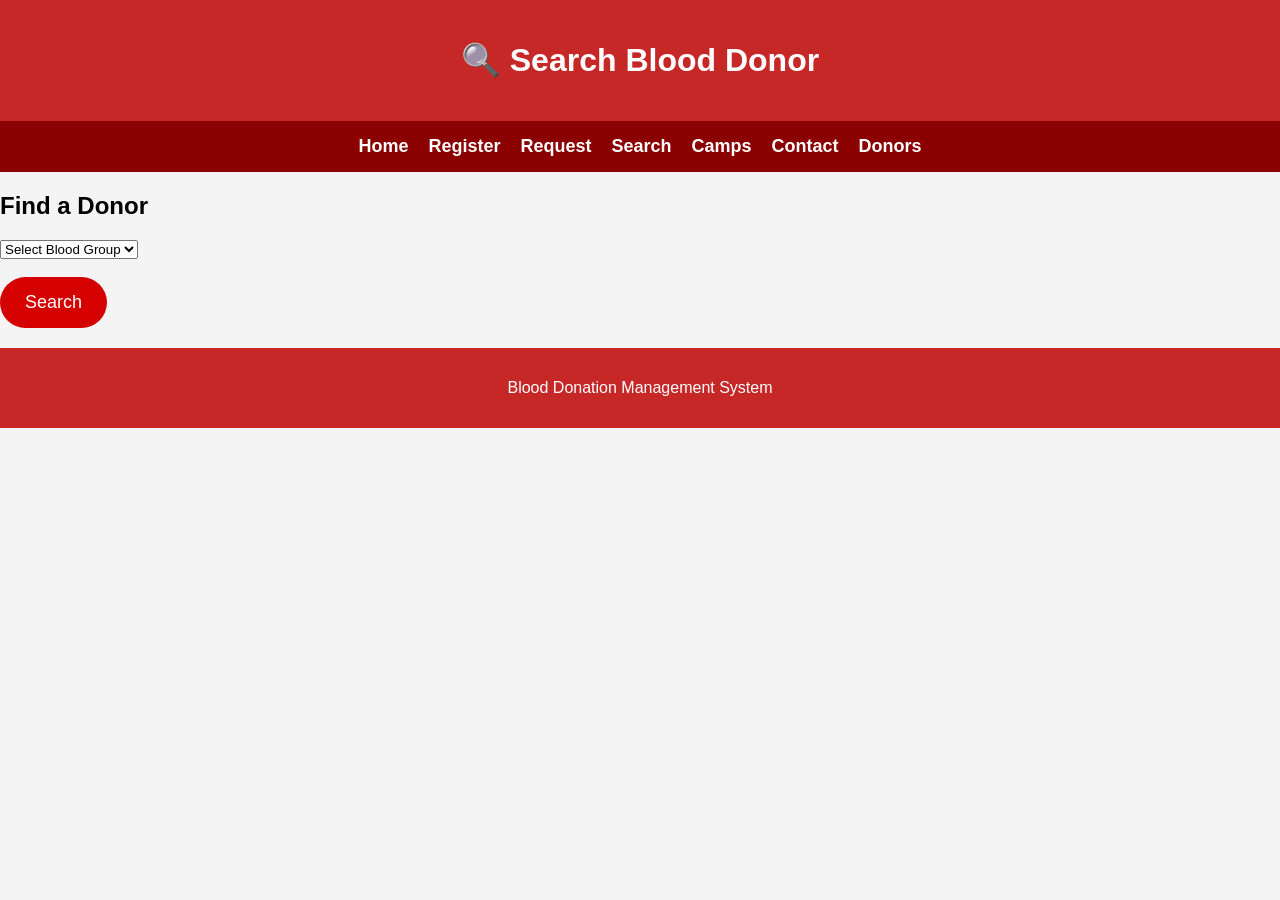
<file: search.html>
<!DOCTYPE html>
<html>
<head>
<title>Search Donor</title>
<link rel="stylesheet" href="style.css">
</head>

<body>

<header>
<h1>🔍 Search Blood Donor</h1>
</header>

<nav>
<a href="index.html">Home</a>
<a href="register.html">Register</a>
<a href="request.html">Request</a>
<a href="search.html">Search</a>
<a href="camp.html">Camps</a>
<a href="contact.html">Contact</a>
<a href="donors.html">Donors</a>
</nav>

<section>

<h2>Find a Donor</h2>

<select>
<option>Select Blood Group</option>
<option>A+</option>
<option>A-</option>
<option>B+</option>
<option>B-</option>
<option>AB+</option>
<option>AB-</option>
<option>O+</option>
<option>O-</option>
</select>

<br><br>

<button>Search</button>

</section>

<footer>
<p>Blood Donation Management System</p>
</footer>

</body>
</html>
</file>
<file: style.css>
body{
margin:0;
font-family:Arial,sans-serif;
background:#f4f4f4;
}

header{
background:#c62828;
color:white;
padding:20px;
text-align:center;
}

nav{
    background:#8B0000;
    display:flex;
    justify-content:center;
    flex-wrap:wrap;
    gap:20px;
    padding:15px;
}

nav a{
    color:white;
    text-decoration:none;
    font-size:18px;
    font-weight:bold;
}

.hero{
background:#ffe5e5;
padding:50px 20px;
text-align:center;
}

.hero h2{
color:#d50000;
}
button{
    background:#d50000;
    color:white;
    border:none;
    padding:15px 25px;
    border-radius:30px;
    font-size:18px;
    cursor:pointer;
}
table{
width:100%;
border-collapse:collapse;
margin-top:20px;
background:white;
}

th,td{
border:1px solid #ccc;
padding:10px;
text-align:center;
}

th{
background:#d50000;
color:white;
}

.card{
background:white;
margin:20px;
padding:20px;
border-radius:10px;
box-shadow:0 2px 10px gray;
}

footer{
background:#c62828;
color:white;
text-align:center;
padding:15px;
margin-top:20px;
}
</file>
